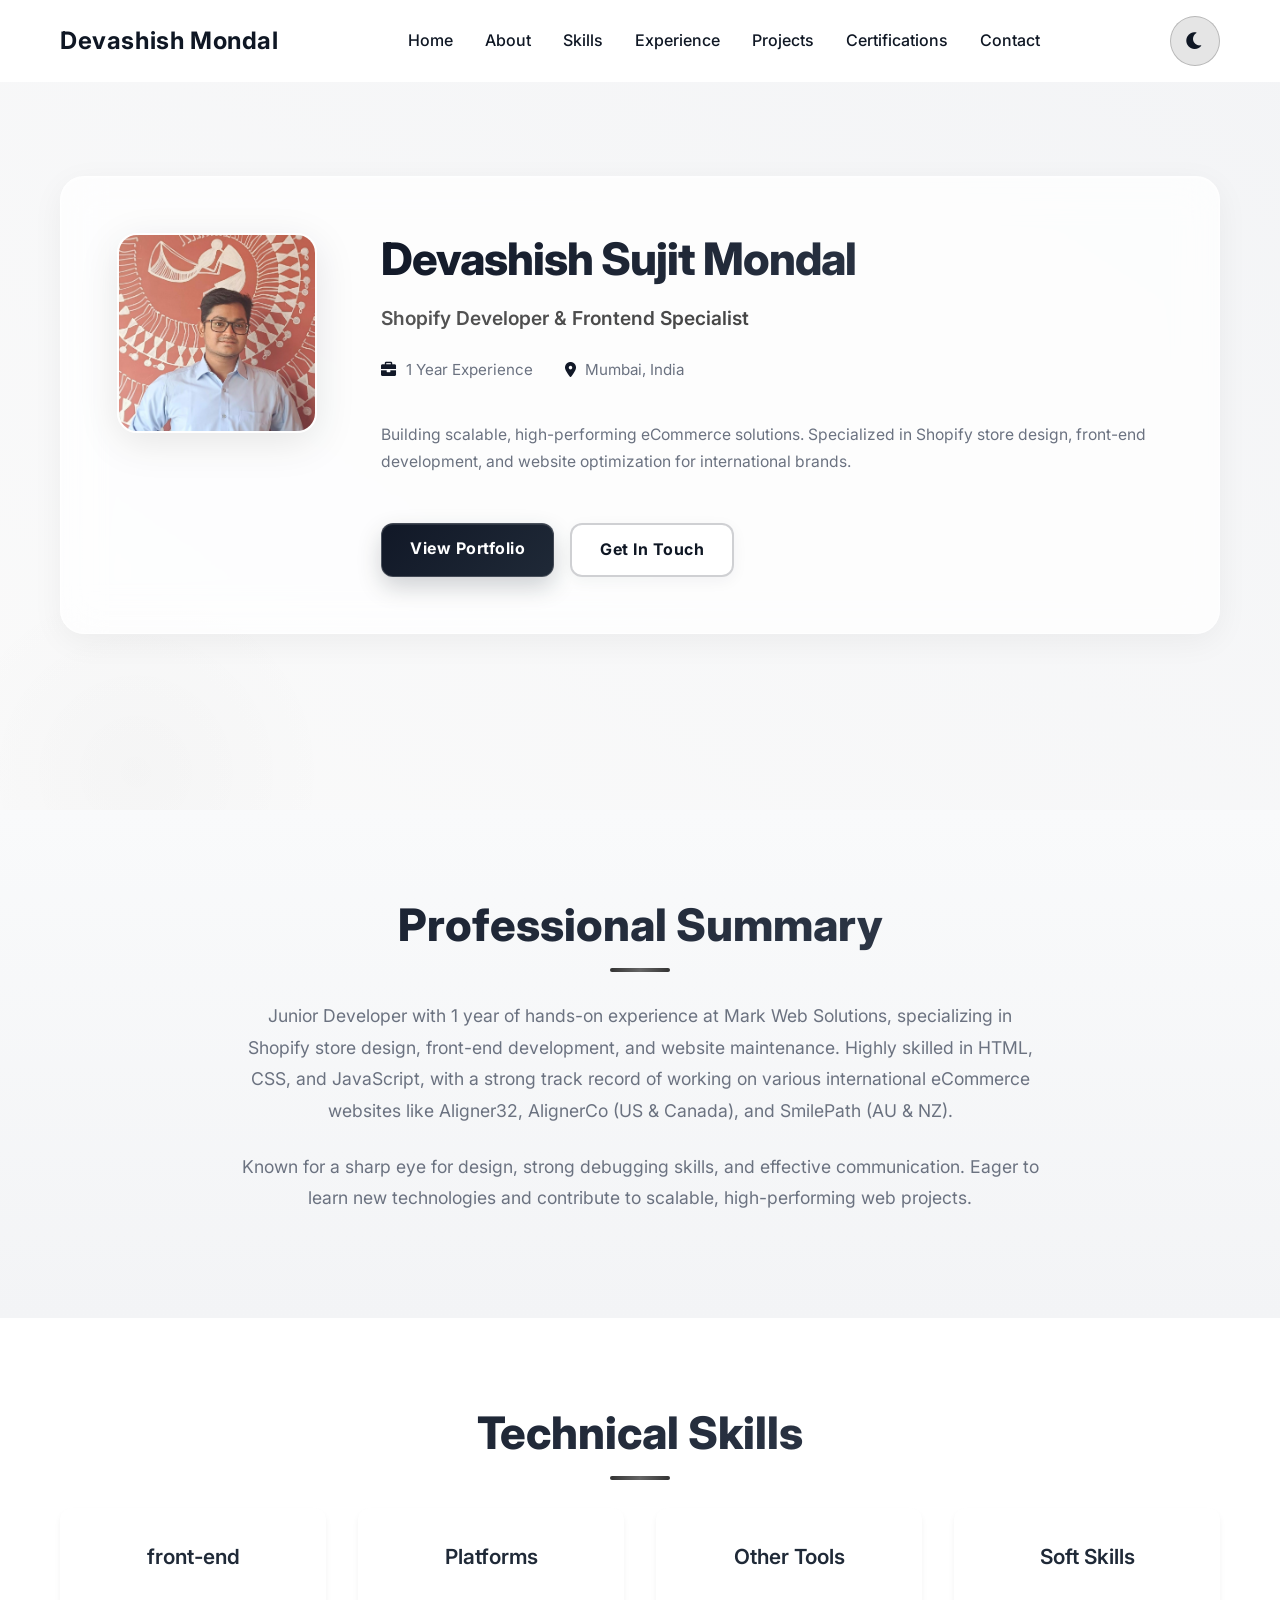
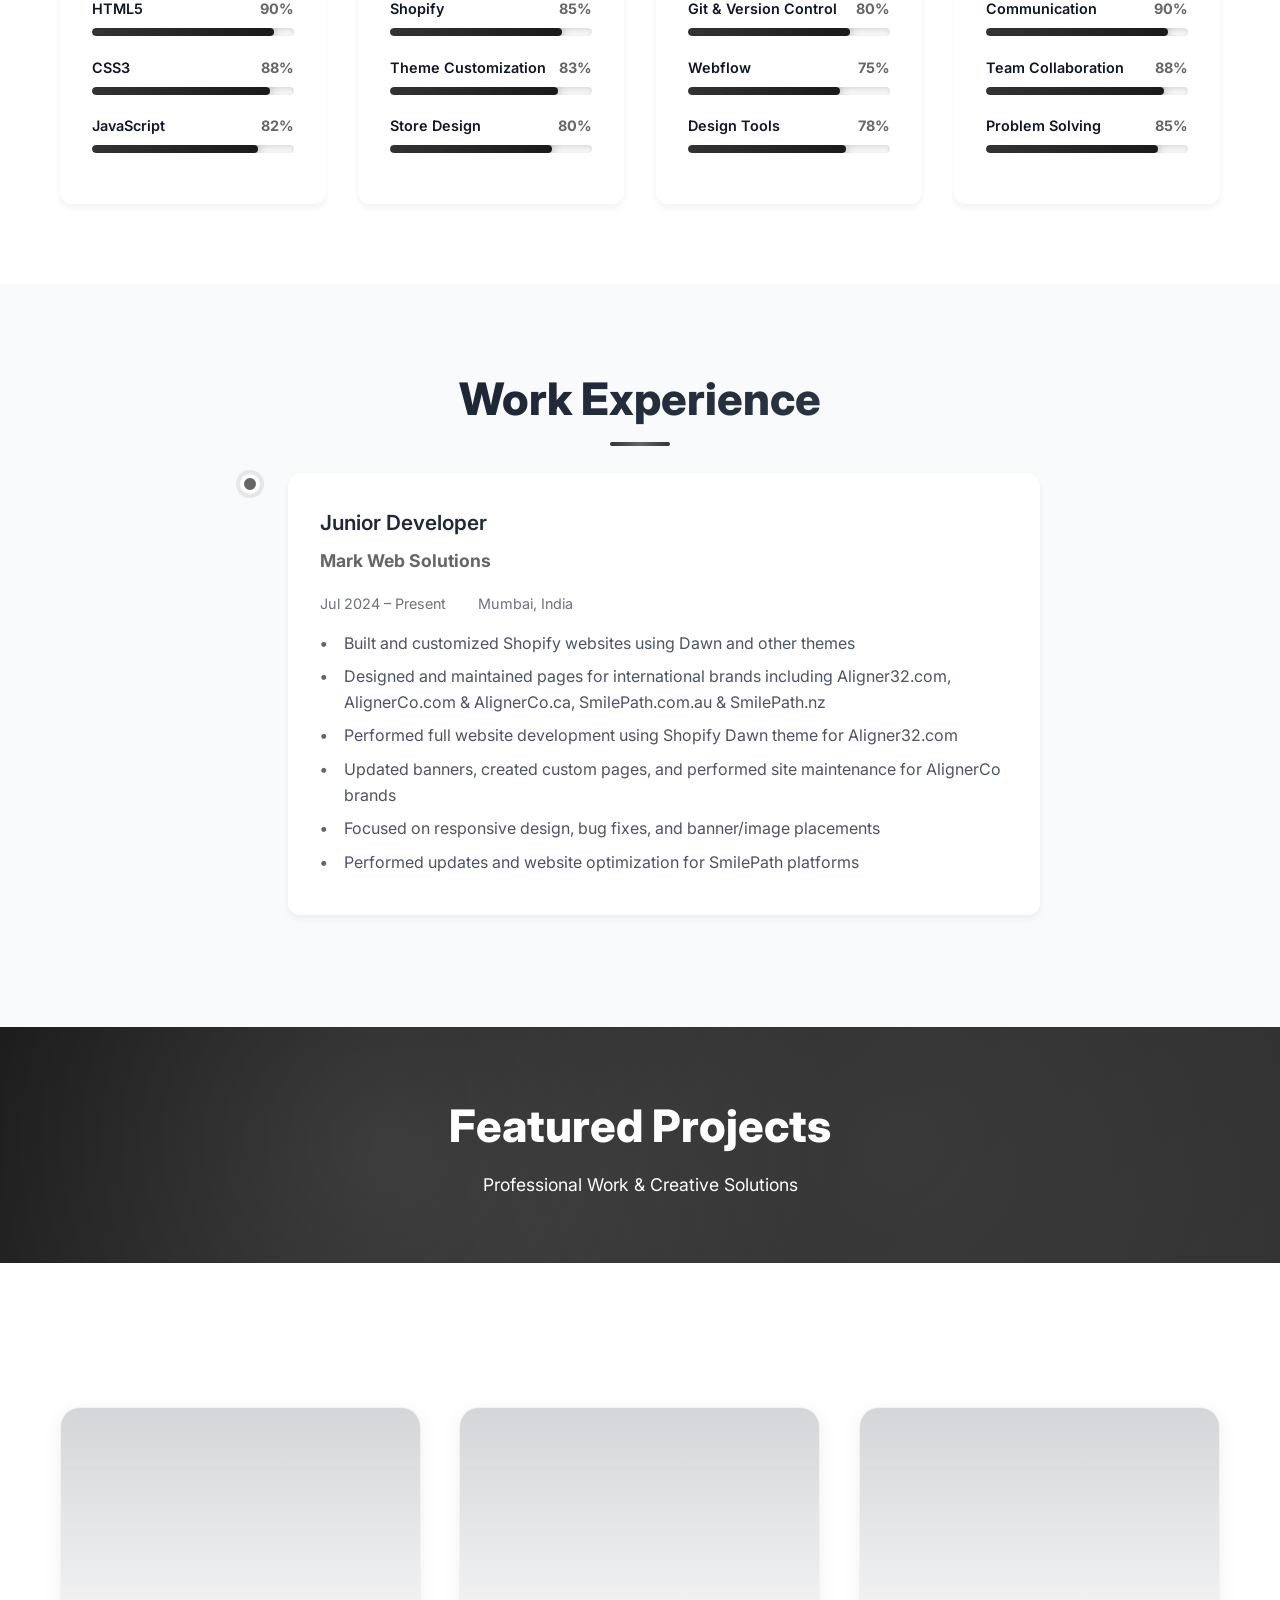
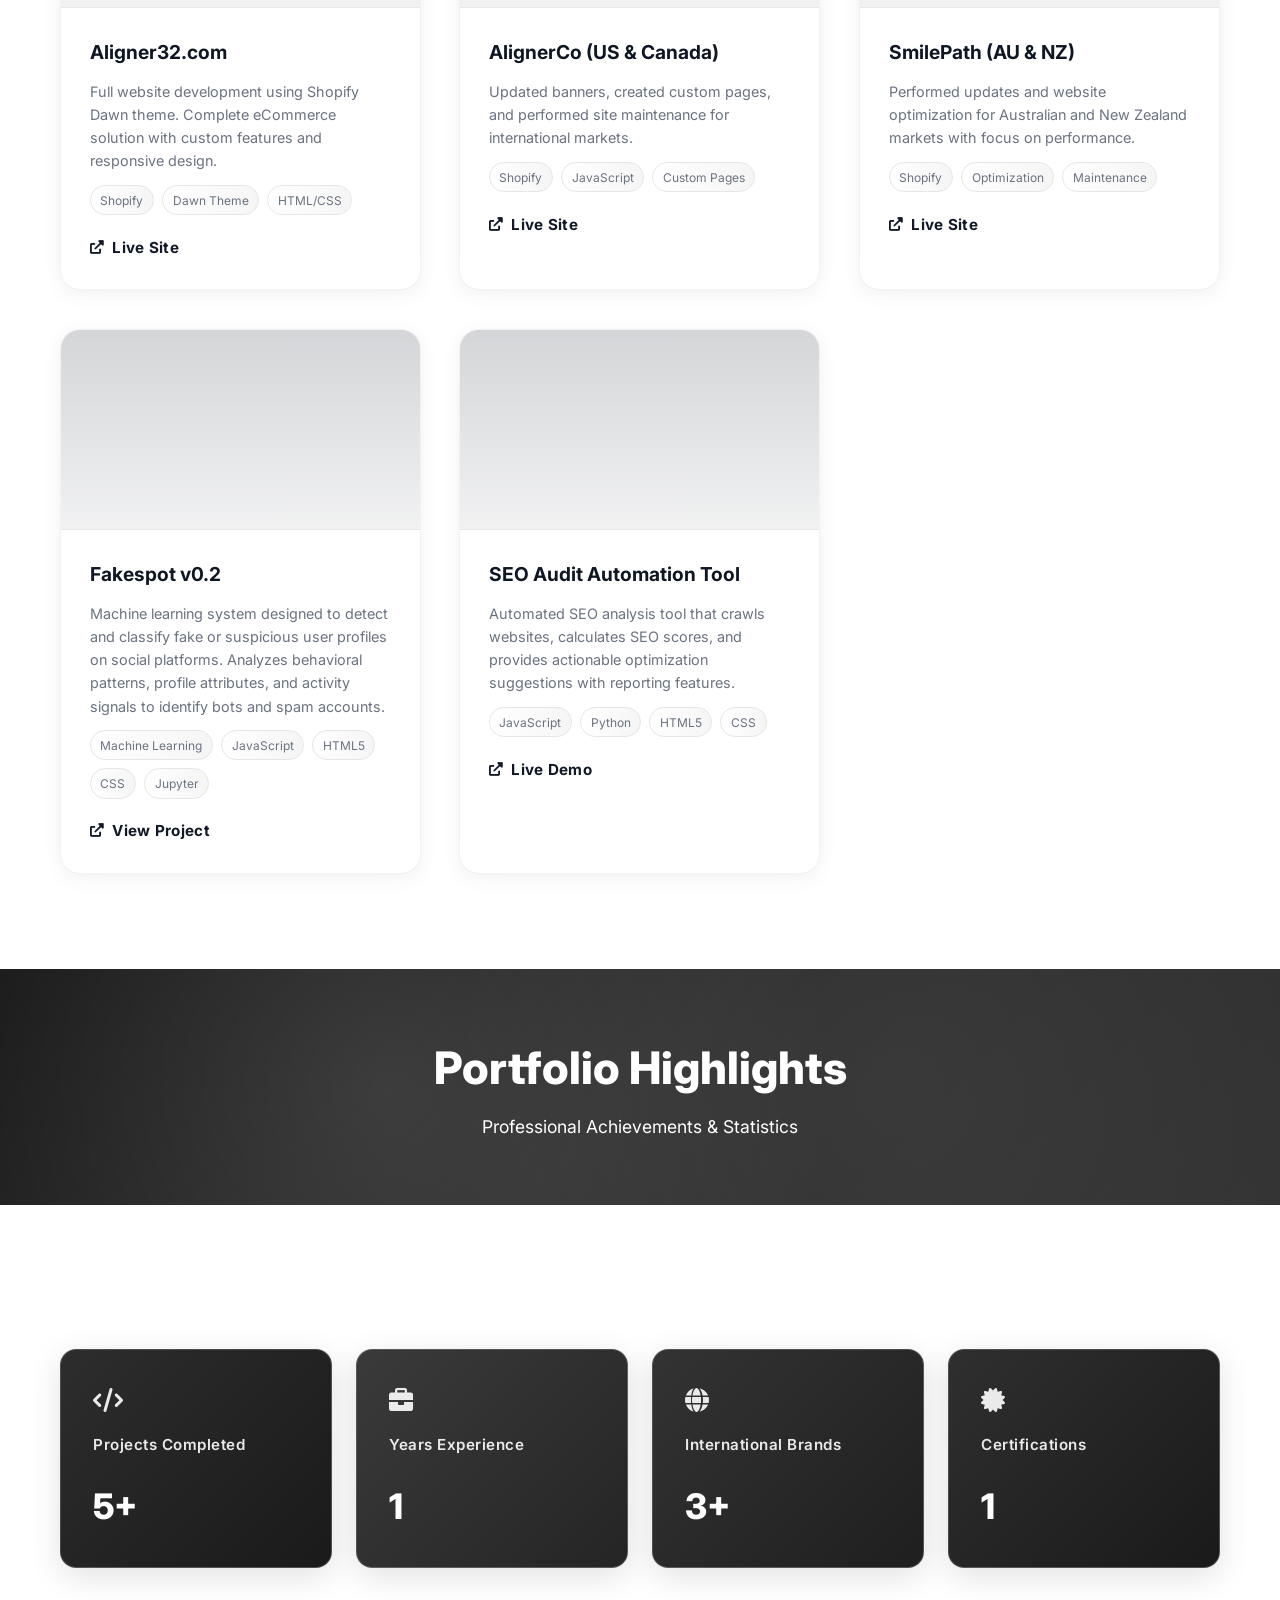
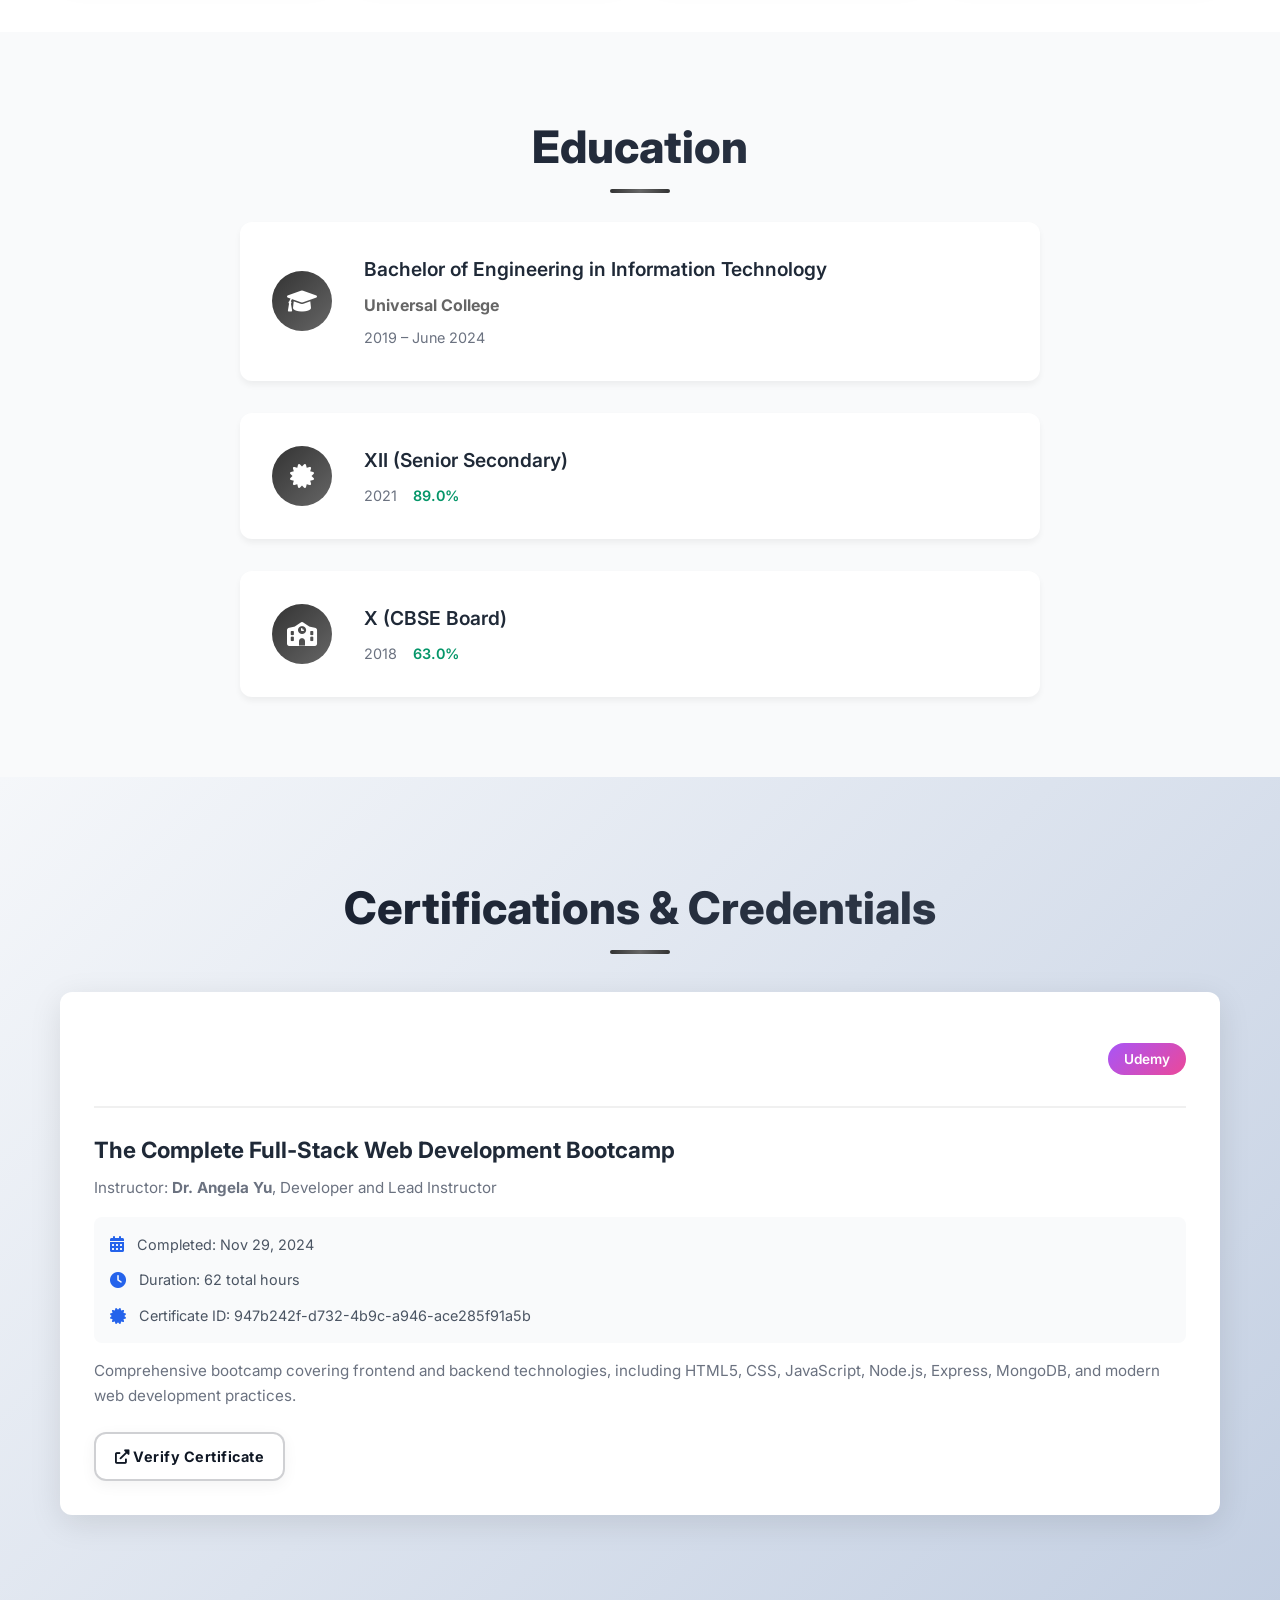
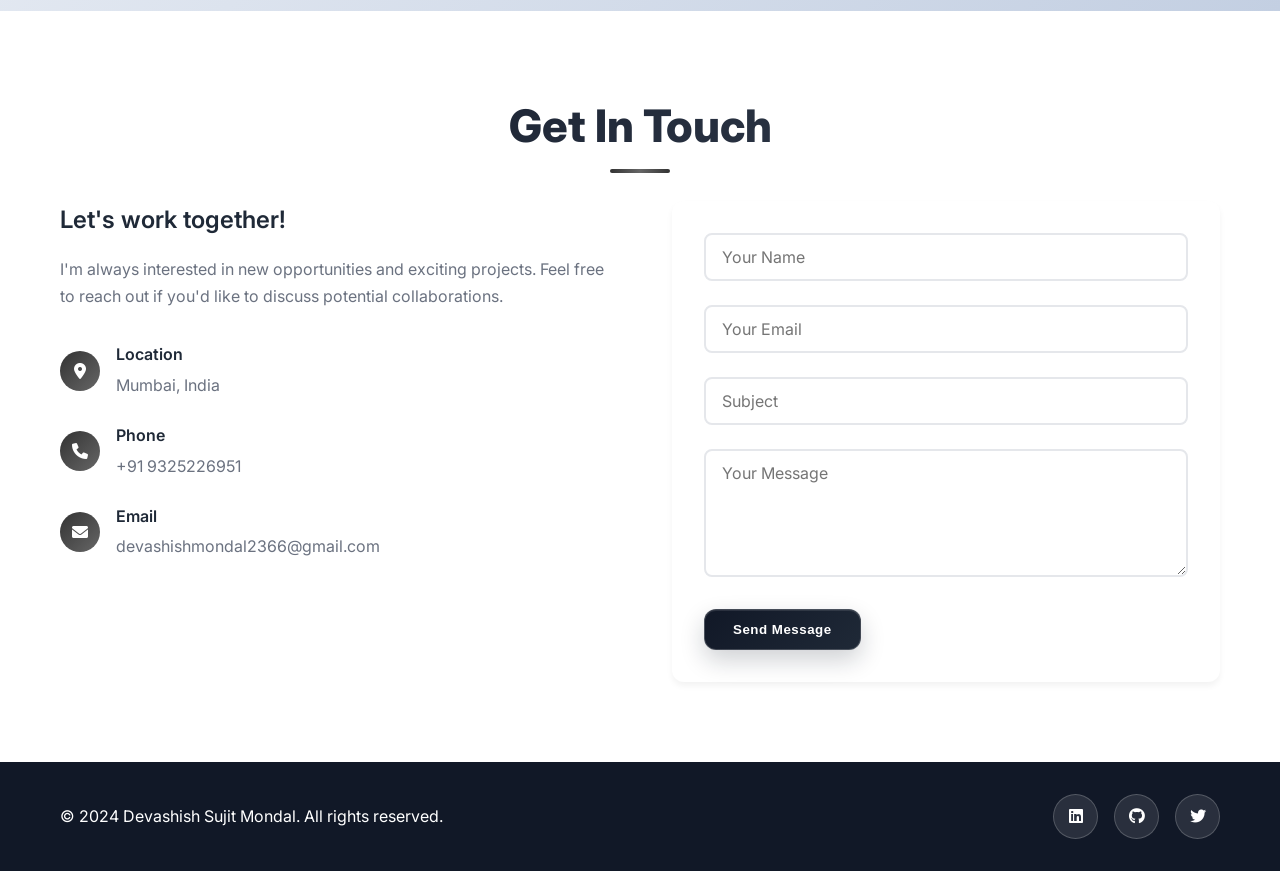
<file: Devashish-Mondal-Portfolio-main/index.html>
<!DOCTYPE html>
<html lang="en">
<head>
    <meta charset="UTF-8">
    <meta name="viewport" content="width=device-width, initial-scale=1.0">
    <title>Devashish Sujit Mondal - Shopify Developer, Frontend Specialist & Web Developer Portfolio</title>
    <link rel="stylesheet" href="style.css">
    <link href="https://fonts.googleapis.com/css2?family=Inter:wght@300;400;500;600;700&display=swap" rel="stylesheet">
        <link rel="stylesheet" href="certifications.css">
    <link rel="stylesheet" href="https://cdnjs.cloudflare.com/ajax/libs/font-awesome/6.0.0/css/all.min.css">
</head>
<body>
    <!-- Navigation -->
    <nav class="navbar">
        <div class="nav-container">
            <div class="nav-logo">
                <h2>Devashish Mondal</h2>
            </div>
            <ul class="nav-menu">
                <li class="nav-item">
                    <a href="#home" class="nav-link">Home</a>
                </li>
                <li class="nav-item">
                    <a href="#about" class="nav-link">About</a>
                </li>
                <li class="nav-item">
                    <a href="#skills" class="nav-link">Skills</a>
                </li>
                <li class="nav-item">
                    <a href="#experience" class="nav-link">Experience</a>
                </li>
                <li class="nav-item">
                    <a href="#projects" class="nav-link">Projects</a>
                </li>
                <li class="nav-item">
                    <a href="#certifications" class="nav-link">Certifications</a>
                </li>
                <li class="nav-item">
                    <a href="#contact" class="nav-link">Contact</a>
                </li>
            </ul>
            <button class="theme-toggle" id="themeToggle" aria-label="Toggle dark mode">
                <i class="fas fa-moon"></i>
            </button>
            <div class="hamburger">
                <span class="bar"></span>
                <span class="bar"></span>
                <span class="bar"></span>
            </div>
        </div>
    </nav>

    <!-- Hero Section -->
    <section id="home" class="hero">
        <div class="hero-container">
            <div class="profile-hero-card">
                <div class="profile-avatar-large">
                    <img src="Photo\Devashish.jpg" alt="Devashish Sujit Mondal - Shopify Developer and front-end Specialist">
                </div>
                <div class="hero-info">
                    <h1 class="hero-title">Devashish Sujit Mondal</h1>
                    <p class="hero-role">Shopify Developer & Frontend Specialist</p>
                    <div class="hero-meta">
                        <span class="meta-item">
                            <i class="fas fa-briefcase"></i>
                            1 Year Experience
                        </span>
                        <span class="meta-item">
                            <i class="fas fa-map-marker-alt"></i>
                            Mumbai, India
                        </span>
                    </div>
                    <p class="hero-description">
                        Building scalable, high-performing eCommerce solutions. Specialized in Shopify store design, 
                        front-end development, and website optimization for international brands.
                    </p>
                    <div class="hero-buttons">
                        <a href="#projects" class="btn btn-primary">View Portfolio</a>
                        <a href="#contact" class="btn btn-secondary">Get In Touch</a>
                    </div>
                </div>
            </div>
        </div>
    </section>

    <!-- About Section -->
    <section id="about" class="about">
        <div class="container">
            <h2 class="section-title">Professional Summary</h2>
            <div class="about-content">
                <p>
                    Junior Developer with 1 year of hands-on experience at Mark Web Solutions, specializing in 
                    Shopify store design, front-end development, and website maintenance. Highly skilled in HTML, 
                    CSS, and JavaScript, with a strong track record of working on various international eCommerce 
                    websites like Aligner32, AlignerCo (US & Canada), and SmilePath (AU & NZ).
                </p>
                <p>
                    Known for a sharp eye for design, strong debugging skills, and effective communication. 
                    Eager to learn new technologies and contribute to scalable, high-performing web projects.
                </p>
            </div>
        </div>
    </section>

    <!-- Skills Section -->
    <section id="skills" class="skills">
        <div class="container">
            <h2 class="section-title">Technical Skills</h2>
            <div class="skills-grid">
                <div class="skill-category">
                    <h3>front-end</h3>
                    <div class="skill-progress-container">
                        <div class="skill-progress-item">
                            <div class="skill-progress-label">
                                <span>HTML5</span>
                                <span class="skill-percentage">90%</span>
                            </div>
                            <div class="skill-progress-bar">
                                <div class="skill-progress-fill" style="--progress-width: 90%"></div>
                            </div>
                        </div>
                        <div class="skill-progress-item">
                            <div class="skill-progress-label">
                                <span>CSS3</span>
                                <span class="skill-percentage">88%</span>
                            </div>
                            <div class="skill-progress-bar">
                                <div class="skill-progress-fill" style="--progress-width: 88%"></div>
                            </div>
                        </div>
                        <div class="skill-progress-item">
                            <div class="skill-progress-label">
                                <span>JavaScript</span>
                                <span class="skill-percentage">82%</span>
                            </div>
                            <div class="skill-progress-bar">
                                <div class="skill-progress-fill" style="--progress-width: 82%"></div>
                            </div>
                        </div>
                    </div>
                </div>
                <div class="skill-category">
                    <h3>Platforms</h3>
                    <div class="skill-progress-container">
                        <div class="skill-progress-item">
                            <div class="skill-progress-label">
                                <span>Shopify</span>
                                <span class="skill-percentage">85%</span>
                            </div>
                            <div class="skill-progress-bar">
                                <div class="skill-progress-fill" style="--progress-width: 85%"></div>
                            </div>
                        </div>
                        <div class="skill-progress-item">
                            <div class="skill-progress-label">
                                <span>Theme Customization</span>
                                <span class="skill-percentage">83%</span>
                            </div>
                            <div class="skill-progress-bar">
                                <div class="skill-progress-fill" style="--progress-width: 83%"></div>
                            </div>
                        </div>
                        <div class="skill-progress-item">
                            <div class="skill-progress-label">
                                <span>Store Design</span>
                                <span class="skill-percentage">80%</span>
                            </div>
                            <div class="skill-progress-bar">
                                <div class="skill-progress-fill" style="--progress-width: 80%"></div>
                            </div>
                        </div>
                    </div>
                </div>
                <div class="skill-category">
                    <h3>Other Tools</h3>
                    <div class="skill-progress-container">
                        <div class="skill-progress-item">
                            <div class="skill-progress-label">
                                <span>Git & Version Control</span>
                                <span class="skill-percentage">80%</span>
                            </div>
                            <div class="skill-progress-bar">
                                <div class="skill-progress-fill" style="--progress-width: 80%"></div>
                            </div>
                        </div>
                        <div class="skill-progress-item">
                            <div class="skill-progress-label">
                                <span>Webflow</span>
                                <span class="skill-percentage">75%</span>
                            </div>
                            <div class="skill-progress-bar">
                                <div class="skill-progress-fill" style="--progress-width: 75%"></div>
                            </div>
                        </div>
                        <div class="skill-progress-item">
                            <div class="skill-progress-label">
                                <span>Design Tools</span>
                                <span class="skill-percentage">78%</span>
                            </div>
                            <div class="skill-progress-bar">
                                <div class="skill-progress-fill" style="--progress-width: 78%"></div>
                            </div>
                        </div>
                    </div>
                </div>
                <div class="skill-category">
                    <h3>Soft Skills</h3>
                    <div class="skill-progress-container">
                        <div class="skill-progress-item">
                            <div class="skill-progress-label">
                                <span>Communication</span>
                                <span class="skill-percentage">90%</span>
                            </div>
                            <div class="skill-progress-bar">
                                <div class="skill-progress-fill" style="--progress-width: 90%"></div>
                            </div>
                        </div>
                        <div class="skill-progress-item">
                            <div class="skill-progress-label">
                                <span>Team Collaboration</span>
                                <span class="skill-percentage">88%</span>
                            </div>
                            <div class="skill-progress-bar">
                                <div class="skill-progress-fill" style="--progress-width: 88%"></div>
                            </div>
                        </div>
                        <div class="skill-progress-item">
                            <div class="skill-progress-label">
                                <span>Problem Solving</span>
                                <span class="skill-percentage">85%</span>
                            </div>
                            <div class="skill-progress-bar">
                                <div class="skill-progress-fill" style="--progress-width: 85%"></div>
                            </div>
                        </div>
                    </div>
                </div>
            </div>
        </div>
    </section>

    <!-- Experience Section -->
    <section id="experience" class="experience">
        <div class="container">
            <h2 class="section-title">Work Experience</h2>
            <div class="experience-timeline">
                <div class="timeline-item">
                    <div class="timeline-dot"></div>
                    <div class="timeline-content">
                        <h3>Junior Developer</h3>
                        <h4>Mark Web Solutions</h4>
                        <div class="timeline-meta">
                            <span class="date">Jul 2024 – Present</span>
                            <span class="location">Mumbai, India</span>
                        </div>
                        <ul class="timeline-description">
                            <li>Built and customized Shopify websites using Dawn and other themes</li>
                            <li>Designed and maintained pages for international brands including Aligner32.com, AlignerCo.com & AlignerCo.ca, SmilePath.com.au & SmilePath.nz</li>
                            <li>Performed full website development using Shopify Dawn theme for Aligner32.com</li>
                            <li>Updated banners, created custom pages, and performed site maintenance for AlignerCo brands</li>
                            <li>Focused on responsive design, bug fixes, and banner/image placements</li>
                            <li>Performed updates and website optimization for SmilePath platforms</li>
                        </ul>
                    </div>
                </div>
            </div>
        </div>
    </section>

    <!-- Projects Section Header -->
    <div class="section-header">
        <h2>Featured Projects</h2>
        <p>Professional Work & Creative Solutions</p>
    </div>

    <!-- Projects Section -->
    <section id="projects" class="projects">
        <div class="container">
            <div class="projects-grid">
                <div class="project-card">
                    <div class="project-image" style="background-image: linear-gradient(rgba(17,24,39,0.18), rgba(17,24,39,0.06)), url('https://s.wordpress.com/mshots/v1/https://aligner32.com?w=1200');">
                    </div>
                    <div class="project-content">
                        <h3>Aligner32.com</h3>
                        <p>Full website development using Shopify Dawn theme. Complete eCommerce solution with custom features and responsive design.</p>
                        <div class="project-tech">
                            <span class="tech-tag">Shopify</span>
                            <span class="tech-tag">Dawn Theme</span>
                            <span class="tech-tag">HTML/CSS</span>
                        </div>
                        <div class="project-links">
                            <a href="https://aligner32.com/" class="project-link">
                                <i class="fas fa-external-link-alt"></i>
                                Live Site
                            </a>
                        </div>
                    </div>
                </div>
                <div class="project-card">
                    <div class="project-image" style="background-image: linear-gradient(rgba(17,24,39,0.18), rgba(17,24,39,0.06)), url('https://s.wordpress.com/mshots/v1/https://alignerco.com?w=1200');">
                    </div>
                    <div class="project-content">
                        <h3>AlignerCo (US & Canada)</h3>
                        <p>Updated banners, created custom pages, and performed site maintenance for international markets.</p>
                        <div class="project-tech">
                            <span class="tech-tag">Shopify</span>
                            <span class="tech-tag">JavaScript</span>
                            <span class="tech-tag">Custom Pages</span>
                        </div>
                        <div class="project-links">
                            <a href="https://alignerco.com/" class="project-link">
                                <i class="fas fa-external-link-alt"></i>
                                Live Site
                            </a>
                        </div>
                    </div>
                </div>
                <div class="project-card">
                    <div class="project-image" style="background-image: linear-gradient(rgba(17,24,39,0.18), rgba(17,24,39,0.06)), url('https://s.wordpress.com/mshots/v1/https://smilepath.com.au?w=1200');">
                    </div>
                    <div class="project-content">
                        <h3>SmilePath (AU & NZ)</h3>
                        <p>Performed updates and website optimization for Australian and New Zealand markets with focus on performance.</p>
                        <div class="project-tech">
                            <span class="tech-tag">Shopify</span>
                            <span class="tech-tag">Optimization</span>
                            <span class="tech-tag">Maintenance</span>
                        </div>
                        <div class="project-links">
                            <a href="https://smilepath.com.au/" class="project-link">
                                <i class="fas fa-external-link-alt"></i>
                                Live Site
                            </a>
                        </div>
                    </div>
                </div>
                <div class="project-card">
                    <div class="project-image" style="background-image: linear-gradient(rgba(17,24,39,0.18), rgba(17,24,39,0.06)), url('https://s.wordpress.com/mshots/v1/https://fakespotv-02-1--devashish18.replit.app/prediction?w=1200');">
                    </div>
                    <div class="project-content">
                        <h3>Fakespot v0.2</h3>
                        <p>Machine learning system designed to detect and classify fake or suspicious user profiles on social platforms. Analyzes behavioral patterns, profile attributes, and activity signals to identify bots and spam accounts.</p>
                        <div class="project-tech">
                            <span class="tech-tag">Machine Learning</span>
                            <span class="tech-tag">JavaScript</span>
                            <span class="tech-tag">HTML5</span>
                            <span class="tech-tag">CSS</span>
                            <span class="tech-tag">Jupyter</span>
                        </div>
                        <div class="project-links">
                            <a href="https://fakespotv-02-1--devashish18.replit.app/prediction" class="project-link">
                                <i class="fas fa-external-link-alt"></i>
                                View Project
                            </a>
                        </div>
                    </div>
                </div>
                <div class="project-card">
                    <div class="project-image" style="background-image: linear-gradient(rgba(17,24,39,0.18), rgba(17,24,39,0.06)), url('https://s.wordpress.com/mshots/v1/https://devashish-18.github.io/SEO-Audit-Automation-Tool/?w=1200');">
                    </div>
                    <div class="project-content">
                        <h3>SEO Audit Automation Tool</h3>
                        <p>Automated SEO analysis tool that crawls websites, calculates SEO scores, and provides actionable optimization suggestions with reporting features.</p>
                        <div class="project-tech">
                            <span class="tech-tag">JavaScript</span>
                            <span class="tech-tag">Python</span>
                            <span class="tech-tag">HTML5</span>
                            <span class="tech-tag">CSS</span>
                        </div>
                        <div class="project-links">
                            <a href="https://devashish-18.github.io/SEO-Audit-Automation-Tool/" class="project-link">
                                <i class="fas fa-external-link-alt"></i>
                                Live Demo
                            </a>
                        </div>
                    </div>
                </div>
            </div>
        </div>
    </section>

    <!-- Portfolio Stats Section -->
    <div class="section-header">
        <h2>Portfolio Highlights</h2>
        <p>Professional Achievements & Statistics</p>
    </div>

    <section class="portfolio-stats">
        <div class="container">
            <div class="metrics-grid">
                <div class="metric-card">
                    <div class="metric-icon">
                        <i class="fas fa-code"></i>
                    </div>
                    <div class="metric-label">Projects Completed</div>
                    <div class="metric-value">5+</div>
                </div>
                <div class="metric-card">
                    <div class="metric-icon">
                        <i class="fas fa-briefcase"></i>
                    </div>
                    <div class="metric-label">Years Experience</div>
                    <div class="metric-value">1</div>
                </div>
                <div class="metric-card">
                    <div class="metric-icon">
                        <i class="fas fa-globe"></i>
                    </div>
                    <div class="metric-label">International Brands</div>
                    <div class="metric-value">3+</div>
                </div>
                <div class="metric-card">
                    <div class="metric-icon">
                        <i class="fas fa-certificate"></i>
                    </div>
                    <div class="metric-label">Certifications</div>
                    <div class="metric-value">1</div>
                </div>
            </div>
        </div>
    </section>

    <!-- Education Section -->
    <section id="education" class="education">
        <div class="container">
            <h2 class="section-title">Education</h2>
            <div class="education-grid">
                <div class="education-item">
                    <div class="education-icon">
                        <i class="fas fa-graduation-cap"></i>
                    </div>
                    <div class="education-content">
                        <h3>Bachelor of Engineering in Information Technology</h3>
                        <h4>Universal College</h4>
                        <div class="education-meta">
                            <span class="date">2019 – June 2024</span>
                        </div>
                    </div>
                </div>
                <div class="education-item">
                    <div class="education-icon">
                        <i class="fas fa-certificate"></i>
                    </div>
                    <div class="education-content">
                        <h3>XII (Senior Secondary)</h3>
                        <div class="education-meta">
                            <span class="date">2021</span>
                            <span class="grade">89.0%</span>
                        </div>
                    </div>
                </div>
                <div class="education-item">
                    <div class="education-icon">
                        <i class="fas fa-school"></i>
                    </div>
                    <div class="education-content">
                        <h3>X (CBSE Board)</h3>
                        <div class="education-meta">
                            <span class="date">2018</span>
                            <span class="grade">63.0%</span>
                        </div>
                    </div>
                </div>
            </div>
        </div>
    </section>

    <!-- Certifications Section -->
    <section id="certifications" class="certifications">
        <div class="container">
            <h2 class="section-title">Certifications & Credentials</h2>
            <div class="certifications-grid">
                <div class="certification-card">
                    <div class="certification-header">
                        <div class="certification-icon">
                            <i class="fab fa-udemy"></i>
                        </div>
                        <div class="certification-platform">
                            <span class="platform-badge">Udemy</span>
                        </div>
                    </div>
                    <div class="certification-content">
                        <h3>The Complete Full-Stack Web Development Bootcamp</h3>
                        <p class="instructor">Instructor: <strong>Dr. Angela Yu</strong>, Developer and Lead Instructor</p>
                        <div class="certification-details">
                            <div class="detail-item">
                                <i class="fas fa-calendar-alt"></i>
                                <span>Completed: Nov 29, 2024</span>
                            </div>
                            <div class="detail-item">
                                <i class="fas fa-clock"></i>
                                <span>Duration: 62 total hours</span>
                            </div>
                            <div class="detail-item">
                                <i class="fas fa-certificate"></i>
                                <span>Certificate ID: 947b242f-d732-4b9c-a946-ace285f91a5b</span>
                            </div>
                        </div>
                        <p class="certification-description">
                            Comprehensive bootcamp covering frontend and backend technologies, including HTML5, CSS, JavaScript, Node.js, Express, MongoDB, and modern web development practices.
                        </p>
                        <div class="certification-links">
                            <a href="https://www.udemy.com/certificate/UC-947b242f-d732-4b9c-a946-ace285f91a5b/" class="btn btn-secondary btn-small">
                                <i class="fas fa-external-link-alt"></i>
                                Verify Certificate
                            </a>
                        </div>
                    </div>
                </div>
            </div>
        </div>
    </section>

    <!-- Contact Section -->
    <section id="contact" class="contact">
        <div class="container">
            <h2 class="section-title">Get In Touch</h2>
            <div class="contact-content">
                <div class="contact-info">
                    <h3>Let's work together!</h3>
                    <p>I'm always interested in new opportunities and exciting projects. Feel free to reach out if you'd like to discuss potential collaborations.</p>
                    <div class="contact-details">
                        <div class="contact-detail">
                            <i class="fas fa-map-marker-alt"></i>
                            <div>
                                <h4>Location</h4>
                                <p>Mumbai, India</p>
                            </div>
                        </div>
                        <div class="contact-detail">
                            <i class="fas fa-phone"></i>
                            <div>
                                <h4>Phone</h4>
                                <p>+91 9325226951</p>
                            </div>
                        </div>
                        <div class="contact-detail">
                            <i class="fas fa-envelope"></i>
                            <div>
                                <h4>Email</h4>
                                <p>devashishmondal2366@gmail.com</p>
                            </div>
                        </div>
                    </div>
                </div>
                <div class="contact-form">
                    <form id="contactForm" action="https://formspree.io/f/YOUR_FORMSPREE_ID" method="POST">
                        <div class="form-group">
                            <input type="text" name="name" placeholder="Your Name" required>
                        </div>
                        <div class="form-group">
                            <input type="email" name="email" placeholder="Your Email" required>
                        </div>
                        <div class="form-group">
                            <input type="text" name="subject" placeholder="Subject" required>
                        </div>
                        <div class="form-group">
                            <textarea name="message" placeholder="Your Message" rows="5" required></textarea>
                        </div>
                        <button type="submit" class="btn btn-primary">Send Message</button>
                    </form>
                </div>
            </div>
        </div>
    </section>

    <!-- Footer -->
    <footer class="footer">
        <div class="container">
            <div class="footer-content">
                <p>&copy; 2024 Devashish Sujit Mondal. All rights reserved.</p>
                <div class="social-links">
                    <a href="https://www.linkedin.com/in/devashish-mondal-406a86211" class="social-link">
                        <i class="fab fa-linkedin"></i>
                    </a>
                    <a href="https://github.com/Devashish-18" class="social-link">
                        <i class="fab fa-github"></i>
                    </a>
                    <a href="https://x.com/DEVASHISHM18" class="social-link">
                        <i class="fab fa-twitter"></i>
                    </a>
                </div>
            </div>
        </div>
    </footer>

    <script src="app.js"></script>
</body>
</html>
</file>
<file: Devashish-Mondal-Portfolio-main/style.css>
/* Reset and Base Styles */
* {
    margin: 0;
    padding: 0;
    box-sizing: border-box;
}

:root{
    --bg: #ffffff;
    --surface: #f5f5f6;
    --text: #0f1724;
    --muted: #6b7280;
    --border: #e6e6e6;
    --accent: #111827;
    --primary: #667eea;
    --secondary: #764ba2;
    --success: #10b981;
    --warning: #f59e0b;
    --error: #ef4444;
    --shadow-light: rgba(0, 0, 0, 0.1);
    --shadow-dark: rgba(0, 0, 0, 0.3);
    --transition: all 0.3s cubic-bezier(0.4, 0, 0.2, 1);
}

body.dark-mode {
    --bg: #0f1724;
    --surface: #1a202c;
    --text: #f9fafb;
    --muted: #9ca3af;
    --border: #374151;
    --accent: #f3f4f6;
    --primary: #818cf8;
    --secondary: #a78bfa;
    --success: #34d399;
    --warning: #fbbf24;
    --error: #f87171;
    --shadow-light: rgba(0, 0, 0, 0.3);
    --shadow-dark: rgba(0, 0, 0, 0.6);
}

body.dark-mode .navbar {
    background: rgba(15, 23, 36, 0.95) !important;
    border-bottom: 1px solid var(--border);
}

body.dark-mode .section-header {
    background: #1a1a1a;
    border-top: 3px solid #333333;
    border-bottom: 3px solid #333333;
}

body.dark-mode .profile-hero-card {
    background: rgba(26, 32, 44, 0.75) !important;
    border-color: rgba(255, 255, 255, 0.1) !important;
}

body.dark-mode .project-card,
body.dark-mode .skill-category,
body.dark-mode .education-item,
body.dark-mode .timeline-item {
    background: var(--surface) !important;
    border-color: var(--border) !important;
}

body.dark-mode .btn-secondary {
    background: rgba(249, 250, 251, 0.1);
    border-color: rgba(249, 250, 251, 0.2);
}

body.dark-mode .btn-secondary:hover {
    background: rgba(249, 250, 251, 0.15);
    border-color: #666666;
}

body.dark-mode .contact-form {
    background: var(--surface);
}

body.dark-mode .form-group input,
body.dark-mode .form-group textarea {
    background: #111827;
    border-color: var(--border);
    color: var(--text);
}

body.dark-mode .footer {
    background: #0a0f1a;
}

/* Dark Mode Toggle Button */
.theme-toggle {
    width: 50px;
    height: 50px;
    border: none;
    border-radius: 50%;
    background: rgba(0, 0, 0, 0.1);
    color: var(--text);
    cursor: pointer;
    display: flex;
    align-items: center;
    justify-content: center;
    font-size: 1.2rem;
    transition: all 0.4s cubic-bezier(0.23, 1, 0.320, 1);
    border: 1px solid rgba(0, 0, 0, 0.2);
}

.theme-toggle:hover {
    background: #333333;
    color: white;
    transform: scale(1.1) rotate(20deg);
    box-shadow: 0 8px 24px rgba(0, 0, 0, 0.3);
}

.theme-toggle:active {
    transform: scale(0.95);
}

.theme-toggle i {
    transition: transform 0.6s ease;
}

.theme-toggle:hover i {
    transform: rotate(360deg);
}

body {
    font-family: 'Inter', sans-serif;
    line-height: 1.6;
    color: var(--text);
    background: var(--bg);
    -webkit-font-smoothing:antialiased;
    -moz-osx-font-smoothing:grayscale;
    overflow-x: hidden;
}

.container {
    max-width: 1200px;
    margin: 0 auto;
    padding: 0 20px;
}

/* Navigation */
.navbar {
    position: fixed;
    top: 0;
    width: 100%;
    background: rgba(255, 255, 255, 0.95);
    backdrop-filter: blur(10px);
    z-index: 1000;
    padding: 1rem 0;
    transition: all 0.3s ease;
}

.nav-container {
    max-width: 1200px;
    margin: 0 auto;
    padding: 0 20px;
    display: flex;
    justify-content: space-between;
    align-items: center;
    gap: 1rem;
}

.nav-logo h2 {
    color: var(--text);
    font-weight: 700;
    letter-spacing: 0.6px;
}

.nav-menu {
    display: flex;
    list-style: none;
    gap: 2rem;
}

.nav-link {
    text-decoration: none;
    color: var(--text);
    font-weight: 500;
    transition: all 0.3s cubic-bezier(0.23, 1, 0.320, 1);
    position: relative;
}

.nav-link:hover {
    color: var(--accent);
}

.nav-link::after {
    content: '';
    position: absolute;
    width: 0;
    height: 2px;
    bottom: -6px;
    left: 0;
    background-color: var(--accent);
    transition: width 0.3s cubic-bezier(0.23, 1, 0.320, 1);
}

.nav-link:hover::after {
    width: 100%;
}

.hamburger {
    display: none;
    flex-direction: column;
    cursor: pointer;
}

.bar {
    width: 25px;
    height: 3px;
    background-color: #333;
    margin: 3px 0;
    transition: 0.3s;
}

/* Hero Section */
.hero {
    min-height: 90vh;
    display: flex;
    align-items: center;
    justify-content: center;
    background: linear-gradient(135deg, #ffffff 0%, #f5f5f5 50%, #ffffff 100%);
    color: var(--text);
    position: relative;
    overflow: hidden;
    padding: 6rem 0;
}

.hero::before {
    content: '';
    position: absolute;
    top: -50%;
    right: -10%;
    width: 500px;
    height: 500px;
    background: radial-gradient(circle, rgba(0, 0, 0, 0.03) 0%, transparent 70%);
    border-radius: 50%;
    animation: float 20s ease-in-out infinite;
}

.hero::after {
    content: '';
    position: absolute;
    bottom: -20%;
    left: -5%;
    width: 400px;
    height: 400px;
    background: radial-gradient(circle, rgba(0, 0, 0, 0.02) 0%, transparent 70%);
    border-radius: 50%;
    animation: float 25s ease-in-out infinite reverse;
}

@keyframes float {
    0%, 100% { transform: translateY(0px); }
    50% { transform: translateY(30px); }
}

.hero-container {
    max-width: 1200px;
    margin: 0 auto;
    padding: 0 20px;
    display: flex;
    width: 100%;
}

.profile-hero-card {
    display: flex;
    align-items: flex-start;
    gap: 4rem;
    background: rgba(255, 255, 255, 0.75);
    backdrop-filter: blur(20px);
    padding: 3.5rem;
    border-radius: 24px;
    box-shadow: 0 8px 32px rgba(0, 0, 0, 0.05), inset 0 1px 1px rgba(255, 255, 255, 0.5);
    border: 1px solid rgba(255, 255, 255, 0.6);
    width: 100%;
    animation: slideUp 0.8s cubic-bezier(0.23, 1, 0.320, 1) both;
    position: relative;
    z-index: 2;
}

@keyframes slideUp {
    from {
        opacity: 0;
        transform: translateY(40px);
    }
    to {
        opacity: 1;
        transform: translateY(0);
    }
}

.profile-avatar-large {
    flex-shrink: 0;
}

.profile-avatar-large img {
    width: 200px;
    height: 200px;
    border-radius: 20px;
    object-fit: cover;
    display: block;
    box-shadow: 0 10px 40px rgba(0,0,0,0.1), 0 0 0 1px rgba(255,255,255,0.8) inset;
    animation: slideInLeft 0.8s cubic-bezier(0.23, 1, 0.320, 1) 0.2s both;
    transition: all 0.5s cubic-bezier(0.23, 1, 0.320, 1);
    border: 2px solid rgba(255, 255, 255, 0.4);
}

.profile-avatar-large img:hover {
    transform: translateY(-12px) scale(1.02);
    box-shadow: 0 15px 50px rgba(0,0,0,0.15), 0 0 0 1px rgba(255,255,255,0.8) inset;
}

.hero-info {
    flex: 1;
    display: flex;
    flex-direction: column;
    gap: 1rem;
}

.hero-title {
    font-size: 2.8rem;
    font-weight: 800;
    background: linear-gradient(135deg, #111827 0%, #374151 100%);
    -webkit-background-clip: text;
    -webkit-text-fill-color: transparent;
    background-clip: text;
    letter-spacing: -1px;
    line-height: 1.2;
    animation: slideUp 0.8s cubic-bezier(0.23, 1, 0.320, 1) 0.1s both;
}

.hero-role {
    font-size: 1.2rem;
    font-weight: 600;
    background: linear-gradient(135deg, #555555 0%, #333333 100%);
    -webkit-background-clip: text;
    -webkit-text-fill-color: transparent;
    background-clip: text;
    animation: slideUp 0.8s cubic-bezier(0.23, 1, 0.320, 1) 0.15s both;
}

.hero-meta {
    display: flex;
    gap: 2rem;
    flex-wrap: wrap;
    margin: 0.5rem 0 1rem;
}

.meta-item {
    display: flex;
    align-items: center;
    gap: 0.6rem;
    color: var(--muted);
    font-size: 0.95rem;
}

.meta-item i {
    color: var(--accent);
}

.hero-description {
    color: var(--muted);
    line-height: 1.7;
    font-size: 0.98rem;
    margin: 0.5rem 0;
}

.hero-buttons {
    display: flex;
    gap: 1rem;
    margin-top: 1.5rem;
}

@media (max-width: 900px) {
    .profile-hero-card {
        flex-direction: column;
        align-items: center;
        text-align: center;
        gap: 2rem;
    }

    .profile-avatar-large img {
        width: 160px;
        height: 160px;
    }

    .hero-meta {
        justify-content: center;
    }
}

@media (max-width: 600px) {
    .hero {
        min-height: auto;
        padding: 3rem 0;
    }

    .profile-hero-card {
        padding: 2rem;
    }

    .hero-title {
        font-size: 1.8rem;
    }

    .hero-buttons {
        flex-direction: column;
        width: 100%;
    }

    .btn {
        width: 100%;
        text-align: center;
    }

    .profile-avatar-large img {
        width: 140px;
        height: 140px;
    }
}

.hero-container {
    max-width: 1200px;
    margin: 0 auto;
    padding: 0 20px;
    display: flex;
    width: 100%;
}

.hero-title {
    font-size: 2.8rem;
    font-weight: 800;
    color: var(--text);
    letter-spacing: -1px;
    line-height: 1.2;
    background: linear-gradient(135deg, #111827 0%, #374151 100%);
    -webkit-background-clip: text;
    -webkit-text-fill-color: transparent;
    background-clip: text;
    animation: slideUp 0.8s cubic-bezier(0.23, 1, 0.320, 1) 0.1s both;
}

.highlight {
    color: #fbbf24;
}

.btn-primary {
    background: linear-gradient(135deg, #111827 0%, #1f2937 100%);
    color: #ffffff;
    box-shadow: 0 10px 25px rgba(17, 24, 39, 0.2), 0 0 0 2px rgba(255, 255, 255, 0.1);
    border: 1px solid rgba(255, 255, 255, 0.2);
}

.btn-primary:hover {
    background: linear-gradient(135deg, #0b1220 0%, #111827 100%);
    transform: translateY(-4px);
    box-shadow: 0 20px 35px rgba(17, 24, 39, 0.3), 0 0 0 2px rgba(255, 255, 255, 0.2);
}

.btn-secondary {
    background: rgba(255, 255, 255, 0.6);
    color: var(--text);
    border: 2px solid rgba(17, 24, 39, 0.2);
    backdrop-filter: blur(10px);
}

.btn-secondary:hover {
    background: rgba(17, 24, 39, 0.05);
    color: var(--text);
    border-color: #666666;
    transform: translateY(-4px);
    box-shadow: 0 10px 25px rgba(0, 0, 0, 0.2);
}

.hero-contact {
    display: flex;
    flex-direction: column;
    gap: 1rem;
}

.contact-item {
    display: flex;
    align-items: center;
    gap: 0.5rem;
    opacity: 0.8;
}

.contact-item i {
    width: 20px;
}

/* Section Styles */
section {
    padding: 5rem 0;
}

.section-title {
    text-align: center;
    font-size: 2.8rem;
    font-weight: 800;
    margin-bottom: 2.4rem;
    color: var(--text);
    position: relative;
    background: linear-gradient(135deg, #111827 0%, #374151 100%);
    -webkit-background-clip: text;
    -webkit-text-fill-color: transparent;
    background-clip: text;
}

.section-title::after {
    content: '';
    position: absolute;
    bottom: -10px;
    left: 50%;
    transform: translateX(-50%);
    width: 60px;
    height: 4px;
    background: linear-gradient(90deg, #333333 0%, #666666 50%, #333333 100%);
    border-radius: 2px;
    transition: width 0.4s ease;
}

.section-title:hover::after {
    width: 100px;
}

/* About Section */
.about {
    background: linear-gradient(180deg, #f9fafb 0%, #f3f4f6 100%);
}

.about-content {
    max-width: 800px;
    margin: 0 auto;
    text-align: center;
}

.about-content p {
    font-size: 1.1rem;
    margin-bottom: 1.5rem;
    color: #6b7280;
    line-height: 1.8;
}

/* Skills Section */
.skills-grid {
    display: grid;
    grid-template-columns: repeat(auto-fit, minmax(250px, 1fr));
    gap: 2rem;
}

.skill-category {
    background: white;
    padding: 2rem;
    border-radius: 12px;
    box-shadow: 0 4px 6px rgba(0, 0, 0, 0.05);
    transition: all 0.4s cubic-bezier(0.23, 1, 0.320, 1);
    animation: fadeInUp 0.6s ease-out both;
}

.skill-category:nth-child(1) { animation-delay: 0.1s; }
.skill-category:nth-child(2) { animation-delay: 0.2s; }
.skill-category:nth-child(3) { animation-delay: 0.3s; }
.skill-category:nth-child(4) { animation-delay: 0.4s; }

.skill-category:hover {
    transform: translateY(-8px);
    box-shadow: 0 12px 24px rgba(0, 0, 0, 0.1);
    border: 1px solid var(--accent);
}

.skill-category h3 {
    font-size: 1.3rem;
    font-weight: 600;
    margin-bottom: 1.5rem;
    color: #1f2937;
    text-align: center;
}

.skill-items {
    display: flex;
    flex-wrap: wrap;
    gap: 1rem;
    justify-content: center;
}

.skill-item {
    display: flex;
    align-items: center;
    gap: 0.5rem;
    background: #f3f4f6;
    padding: 0.5rem 1rem;
    border-radius: 20px;
    font-size: 0.9rem;
    color: #374151;
    transition: all 0.3s ease;
}

body.dark-mode .skill-item {
    background: rgba(249, 250, 251, 0.1);
    color: var(--text);
}

.skill-item:hover {
    background: var(--accent);
    color: white;
    transform: scale(1.05);
}

/* Skill Progress Bar */
.skill-progress-container {
    margin-top: 1rem;
}

.skill-progress-item {
    margin-bottom: 1.2rem;
    animation: slideUp 0.8s cubic-bezier(0.23, 1, 0.320, 1) both;
}

.skill-progress-item:nth-child(1) { animation-delay: 0.1s; }
.skill-progress-item:nth-child(2) { animation-delay: 0.2s; }
.skill-progress-item:nth-child(3) { animation-delay: 0.3s; }
.skill-progress-item:nth-child(4) { animation-delay: 0.4s; }

.skill-progress-label {
    display: flex;
    justify-content: space-between;
    margin-bottom: 0.5rem;
    font-size: 0.9rem;
    font-weight: 600;
}

.skill-progress-label span:first-child {
    color: var(--text);
}

.skill-progress-label span:last-child {
    color: #666666;
    font-weight: 700;
}

.skill-progress-bar {
    width: 100%;
    height: 8px;
    background: var(--surface);
    border-radius: 10px;
    overflow: hidden;
    position: relative;
    box-shadow: inset 0 2px 4px rgba(0,0,0,0.1);
}

body.dark-mode .skill-progress-bar {
    background: rgba(249, 250, 251, 0.1);
    box-shadow: inset 0 2px 4px rgba(0,0,0,0.3);
}

.skill-progress-fill {
    height: 100%;
    background: linear-gradient(90deg, #333333 0%, #1a1a1a 100%);
    border-radius: 10px;
    animation: fillWidth 1.5s cubic-bezier(0.23, 1, 0.320, 1) forwards;
    box-shadow: 0 0 10px rgba(51, 51, 51, 0.5);
}

@keyframes fillWidth {
    from {
        width: 0%;
    }
    to {
        width: var(--progress-width);
    }
}

.skill-item i {
    font-size: 1.2rem;
    color: #666666;
}

/* Experience Section */
.experience {
    background: #f9fafb;
}

.experience-timeline {
    max-width: 800px;
    margin: 0 auto;
    position: relative;
}

.timeline-item {
    position: relative;
    padding-left: 3rem;
    margin-bottom: 2rem;
}

.timeline-dot {
    position: absolute;
    left: 0;
    top: 0;
    width: 20px;
    height: 20px;
    background: #666666;
    border-radius: 50%;
    border: 4px solid white;
    box-shadow: 0 0 0 4px #e5e7eb;
}

.timeline-content {
    background: white;
    padding: 2rem;
    border-radius: 12px;
    box-shadow: 0 4px 6px rgba(0, 0, 0, 0.05);
}

.timeline-content h3 {
    font-size: 1.3rem;
    font-weight: 600;
    color: #1f2937;
    margin-bottom: 0.5rem;
}

.timeline-content h4 {
    font-size: 1.1rem;
    color: #666666;
    margin-bottom: 1rem;
}

.timeline-meta {
    display: flex;
    gap: 2rem;
    margin-bottom: 1rem;
    font-size: 0.9rem;
    color: #6b7280;
}

.timeline-description {
    list-style: none;
}

.timeline-description li {
    position: relative;
    padding-left: 1.5rem;
    margin-bottom: 0.5rem;
    color: #4b5563;
}

.timeline-description li::before {
    content: '•';
    position: absolute;
    left: 0;
    color: #666666;
    font-weight: bold;
}

/* Projects Section */
.projects {
    padding: 6rem 0;
    background: var(--bg);
}

.projects-grid {
    display: grid;
    grid-template-columns: repeat(auto-fit, minmax(320px, 1fr));
    gap: 2.4rem;
}

.project-card {
    background: white;
    border-radius: 20px;
    overflow: hidden;
    box-shadow: 0 4px 20px rgba(0,0,0,0.06);
    border: 1px solid rgba(0, 0, 0, 0.05);
    transition: all 0.5s cubic-bezier(0.23, 1, 0.320, 1);
    display: flex;
    flex-direction: column;
    min-height: 100%;
    animation: fadeInUp 0.6s ease-out both;
    position: relative;
    will-change: transform;
}

.project-card::before {
    content: '';
    position: absolute;
    top: 0;
    left: 0;
    right: 0;
    height: 4px;
    background: linear-gradient(90deg, #333333 0%, #666666 50%, #333333 100%);
    opacity: 0;
    transition: opacity 0.4s ease;
}

.project-card:nth-child(1) { animation-delay: 0.1s; }
.project-card:nth-child(2) { animation-delay: 0.2s; }
.project-card:nth-child(3) { animation-delay: 0.3s; }
.project-card:nth-child(4) { animation-delay: 0.4s; }
.project-card:nth-child(5) { animation-delay: 0.5s; }

.project-card:hover::before {
    opacity: 1;
}

.project-card:hover {
    box-shadow: 0 25px 50px rgba(0,0,0,0.15);
    border-color: rgba(0, 0, 0, 0.3);
}

.project-image {
    height: 200px;
    background: linear-gradient(135deg, #e5e7eb, #d1d5db);
    display: flex;
    align-items: center;
    justify-content: center;
    font-size: 2.6rem;
    color: rgba(0,0,0,0.1);
    border-bottom: 1px solid var(--border);
    overflow: hidden;
    background-size: cover;
    background-position: center;
    background-repeat: no-repeat;
    position: relative;
}

.project-image::after {
    content: '';
    position: absolute;
    top: 0;
    left: 0;
    right: 0;
    bottom: 0;
    background: linear-gradient(135deg, rgba(0, 0, 0, 0.1) 0%, rgba(0, 0, 0, 0.05) 100%);
    opacity: 0;
    transition: opacity 0.4s ease;
}

.project-card:hover .project-image::after {
    opacity: 1;
}

.project-image img {
    width: 100%;
    height: 100%;
    object-fit: cover;
    display: block;
    filter: grayscale(100%) contrast(0.95) brightness(0.98);
    transition: transform 0.45s ease, filter 0.45s ease;
}

.project-card:hover .project-image img {
    transform: scale(1.03);
    filter: grayscale(0%) contrast(1) brightness(1);
}

.project-content {
    padding: 1.8rem;
    display: flex;
    flex-direction: column;
    gap: 0.8rem;
    flex: 1 1 auto;
}

.project-content h3 {
    font-size: 1.2rem;
    font-weight: 700;
    color: var(--text);
    margin: 0;
}

.project-content p {
    color: var(--muted);
    margin: 0;
    font-size: 0.9rem;
    line-height: 1.6;
}

.project-tech {
    display: flex;
    flex-wrap: wrap;
    gap: 0.5rem;
}

.tech-tag {
    background: linear-gradient(90deg, #ffffff, var(--surface));
    color: var(--muted);
    padding: 0.28rem 0.6rem;
    border-radius: 999px;
    font-size: 0.75rem;
    border: 1px solid var(--border);
}

.project-links {
    display: flex;
    gap: 1rem;
    margin-top: 0.5rem;
}

.project-link {
    display: inline-flex;
    align-items: center;
    gap: 0.5rem;
    color: var(--accent);
    text-decoration: none;
    font-weight: 700;
    background: transparent;
    font-size: 0.95rem;
    transition: all 0.4s cubic-bezier(0.23, 1, 0.320, 1);
    position: relative;
    will-change: transform, color;
    letter-spacing: 0.3px;
}

.project-link::before {
    content: '';
    position: absolute;
    bottom: -6px;
    left: 0;
    width: 0;
    height: 2px;
    background: linear-gradient(90deg, #333333 0%, #666666 100%);
    transition: width 0.4s cubic-bezier(0.23, 1, 0.320, 1);
}

.project-link:hover::before {
    width: 100%;
}

.project-link:hover {
    transform: translateX(8px);
    color: #666666;
}

.project-link i {
    font-size: 0.85rem;
}

@media (min-width: 900px) {
    .projects-grid {
        grid-template-columns: repeat(3, 1fr);
    }
}

@media (max-width: 600px) {
    .projects-grid {
        grid-template-columns: 1fr;
        gap: 1.6rem;
    }

    .project-image {
        height: 160px;
    }

    .project-content {
        padding: 1.2rem;
    }
}

@media (max-width: 600px) {
    .project-image {
        height: 130px;
    }
}


/* Education Section */
.education {
    background: #f9fafb;
}

.education-grid {
    display: grid;
    gap: 2rem;
    max-width: 800px;
    margin: 0 auto;
}

.education-item {
    display: flex;
    align-items: center;
    gap: 2rem;
    background: white;
    padding: 2rem;
    border-radius: 12px;
    box-shadow: 0 4px 6px rgba(0, 0, 0, 0.05);
}

.education-icon {
    width: 60px;
    height: 60px;
    background: linear-gradient(135deg, #333333, #666666);
    border-radius: 50%;
    display: flex;
    align-items: center;
    justify-content: center;
    font-size: 1.5rem;
    color: white;
    flex-shrink: 0;
}

.education-content h3 {
    font-size: 1.2rem;
    font-weight: 600;
    color: #1f2937;
    margin-bottom: 0.5rem;
}

.education-content h4 {
    color: #666666;
    margin-bottom: 0.5rem;
}

.education-meta {
    display: flex;
    gap: 1rem;
    font-size: 0.9rem;
    color: #6b7280;
}

.grade {
    font-weight: 600;
    color: #059669;
}

/* Contact Section */
.contact-content {
    display: grid;
    grid-template-columns: 1fr 1fr;
    gap: 4rem;
    align-items: start;
}

.contact-info h3 {
    font-size: 1.5rem;
    font-weight: 600;
    margin-bottom: 1rem;
    color: #1f2937;
}

.contact-info p {
    color: #6b7280;
    margin-bottom: 2rem;
    line-height: 1.7;
}

.contact-details {
    display: flex;
    flex-direction: column;
    gap: 1.5rem;
}

.contact-detail {
    display: flex;
    align-items: center;
    gap: 1rem;
}

.contact-detail i {
    width: 40px;
    height: 40px;
    background: linear-gradient(135deg, #333333, #666666);
    border-radius: 50%;
    display: flex;
    align-items: center;
    justify-content: center;
    color: white;
    flex-shrink: 0;
}

.contact-detail h4 {
    font-weight: 600;
    color: #1f2937;
    margin-bottom: 0.25rem;
}

.contact-detail p {
    color: #6b7280;
    margin: 0;
}

.contact-form {
    background: white;
    padding: 2rem;
    border-radius: 12px;
    box-shadow: 0 4px 6px rgba(0, 0, 0, 0.05);
}

.form-group {
    margin-bottom: 1.5rem;
}

.form-group input,
.form-group textarea {
    width: 100%;
    padding: 12px 16px;
    border: 2px solid #e5e7eb;
    border-radius: 8px;
    font-size: 1rem;
    transition: all 0.4s cubic-bezier(0.23, 1, 0.320, 1);
    font-family: inherit;
    background: white;
    will-change: border-color, box-shadow;
}

.form-group input:focus,
.form-group textarea:focus {
    outline: none;
    border-color: var(--accent);
    box-shadow: 0 0 0 3px rgba(17, 24, 39, 0.1), inset 0 1px 3px rgba(0, 0, 0, 0.05);
    transform: translateY(-2px);
}

.form-group textarea {
    resize: vertical;
    min-height: 120px;
}

/* Footer */
.footer {
    background: var(--accent);
    color: white;
    padding: 2rem 0;
}

.footer-content {
    display: flex;
    justify-content: space-between;
    align-items: center;
}

.social-links {
    display: flex;
    gap: 1rem;
}

.social-link {
    width: 45px;
    height: 45px;
    background: rgba(255, 255, 255, 0.1);
    border-radius: 50%;
    display: flex;
    align-items: center;
    justify-content: center;
    color: white;
    text-decoration: none;
    transition: all 0.4s cubic-bezier(0.23, 1, 0.320, 1);
    border: 1px solid rgba(255, 255, 255, 0.2);
    position: relative;
    overflow: hidden;
}

.social-link::before {
    content: '';
    position: absolute;
    top: 50%;
    left: 50%;
    width: 0;
    height: 0;
    background: rgba(255, 255, 255, 0.2);
    border-radius: 50%;
    transform: translate(-50%, -50%);
    transition: width 0.6s, height 0.6s cubic-bezier(0.23, 1, 0.320, 1);
}

.social-link:hover::before {
    width: 100%;
    height: 100%;
}

.social-link:hover {
    background: white;
    color: var(--text);
    transform: translateY(-6px) scale(1.15);
    box-shadow: 0 10px 30px rgba(255, 255, 255, 0.3);
    border-color: rgba(255, 255, 255, 0.5);
}

/* Gradient Section Headers */
.section-header {
    background: linear-gradient(135deg, #1a1a1a 0%, #2d2d2d 50%, #333333 100%);
    padding: 4rem 0;
    text-align: center;
    color: white;
    position: relative;
    overflow: hidden;
    margin-bottom: 3rem;
}

.section-header::before {
    content: '';
    position: absolute;
    top: 0;
    left: 0;
    right: 0;
    bottom: 0;
    background: radial-gradient(circle at 30% 50%, rgba(255,255,255,0.1) 0%, transparent 50%),
                radial-gradient(circle at 70% 50%, rgba(255,255,255,0.05) 0%, transparent 50%);
    pointer-events: none;
}

.section-header h2 {
    font-size: 2.8rem;
    font-weight: 800;
    margin-bottom: 0.5rem;
    position: relative;
    z-index: 1;
    animation: slideUp 0.8s cubic-bezier(0.23, 1, 0.320, 1) both;
}

.section-header p {
    font-size: 1.1rem;
    opacity: 0.95;
    position: relative;
    z-index: 1;
    animation: slideUp 0.8s cubic-bezier(0.23, 1, 0.320, 1) 0.1s both;
}

/* Metric Cards Grid */
.metrics-grid {
    display: grid;
    grid-template-columns: repeat(auto-fit, minmax(220px, 1fr));
    gap: 1.5rem;
    margin-top: 2rem;
}

.metric-card {
    padding: 2rem;
    border-radius: 16px;
    color: white;
    display: flex;
    flex-direction: column;
    gap: 0.8rem;
    box-shadow: 0 8px 32px rgba(0,0,0,0.12);
    border: 1px solid rgba(255,255,255,0.2);
    animation: slideUp 0.8s cubic-bezier(0.23, 1, 0.320, 1) both;
    transition: all 0.4s cubic-bezier(0.23, 1, 0.320, 1);
    position: relative;
    overflow: hidden;
}

.metric-card::before {
    content: '';
    position: absolute;
    top: 0;
    left: -100%;
    width: 100%;
    height: 100%;
    background: linear-gradient(90deg, transparent, rgba(255,255,255,0.1), transparent);
    transition: left 0.6s ease;
}

.metric-card:hover::before {
    left: 100%;
}

.metric-card:nth-child(1) { animation-delay: 0.1s; background: linear-gradient(135deg, #2d2d2d 0%, #1a1a1a 100%); }
.metric-card:nth-child(2) { animation-delay: 0.2s; background: linear-gradient(135deg, #3a3a3a 0%, #252525 100%); }
.metric-card:nth-child(3) { animation-delay: 0.3s; background: linear-gradient(135deg, #333333 0%, #1f1f1f 100%); }
.metric-card:nth-child(4) { animation-delay: 0.4s; background: linear-gradient(135deg, #2f2f2f 0%, #1a1a1a 100%); }

.metric-card:hover {
    transform: translateY(-8px);
    box-shadow: 0 16px 48px rgba(0,0,0,0.2);
    border-color: rgba(255,255,255,0.4);
}

.metric-icon {
    font-size: 1.5rem;
    opacity: 0.9;
}

.metric-label {
    font-size: 0.95rem;
    font-weight: 600;
    opacity: 0.9;
    letter-spacing: 0.5px;
}

.metric-value {
    font-size: 2.2rem;
    font-weight: 800;
    margin-top: 0.5rem;
}

/* Portfolio Stats Section */
.portfolio-stats {
    padding: 4rem 0;
    background: white;
}

/* Responsive Design */
@media (max-width: 768px) {
    .hamburger {
        display: flex;
    }
    
    .nav-menu {
        position: fixed;
        left: -100%;
        top: 70px;
        flex-direction: column;
        background-color: white;
        width: 100%;
        text-align: center;
        transition: 0.3s;
        box-shadow: 0 10px 27px rgba(0, 0, 0, 0.05);
        padding: 2rem 0;
        z-index: 999;
    }

    body.dark-mode .nav-menu {
        background-color: var(--surface);
    }
    
    .nav-menu.active {
        left: 0;
    }

    .theme-toggle {
        position: fixed;
        top: 20px;
        right: 80px;
        z-index: 1000;
        width: 50px;
        height: 50px;
        background: rgba(0, 0, 0, 0.8);
        border: 1px solid rgba(255, 255, 255, 0.2);
    }
    
    .hero-container {
        grid-template-columns: 1fr;
        text-align: center;
        gap: 2rem;
    }
    
    .hero-title {
        font-size: 2.5rem;
    }
    
    .hero-buttons {
        justify-content: center;
    }
    
    .contact-content {
        grid-template-columns: 1fr;
        gap: 2rem;
    }
    
    .footer-content {
        flex-direction: column;
        gap: 1rem;
        text-align: center;
    }
    
    .education-item {
        flex-direction: column;
        text-align: center;
    }
    
    .timeline-meta {
        flex-direction: column;
        gap: 0.5rem;
    }

    .section-header h2 {
        font-size: 2rem;
    }

    .section-title {
        font-size: 2rem;
    }

    .metrics-grid {
        grid-template-columns: repeat(auto-fit, minmax(150px, 1fr));
        gap: 1rem;
    }

    .metric-card {
        padding: 1.5rem;
    }

    .metric-value {
        font-size: 1.8rem;
    }
}

@media (max-width: 480px) {
    .hero-title {
        font-size: 2rem;
    }
    
    .section-title {
        font-size: 2rem;
    }
    
    .hero-buttons {
        flex-direction: column;
        align-items: center;
    }
    
    .skills-grid {
        grid-template-columns: 1fr;
    }
    
    .projects-grid {
        grid-template-columns: 1fr;
    }
}

/* Fancy Loading Screen */
.fancy-loader {
    position: fixed;
    top: 0;
    left: 0;
    width: 100%;
    height: 100%;
    background: linear-gradient(135deg, #333333 0%, #666666 50%, #333333 100%);
    display: flex;
    justify-content: center;
    align-items: center;
    z-index: 9999;
    flex-direction: column;
    gap: 2rem;
    animation: fadeOut 0.8s cubic-bezier(0.23, 1, 0.320, 1) 2.2s both;
}

.fancy-loader::before {
    content: '';
    position: absolute;
    top: 0;
    left: 0;
    right: 0;
    bottom: 0;
    background: radial-gradient(circle at 30% 50%, rgba(255,255,255,0.1) 0%, transparent 50%),
                radial-gradient(circle at 70% 50%, rgba(255,255,255,0.05) 0%, transparent 50%);
    pointer-events: none;
}

.loader-content {
    text-align: center;
    color: white;
    position: relative;
    z-index: 2;
    animation: slideUp 0.8s cubic-bezier(0.23, 1, 0.320, 1) both;
}

.loader-spinner {
    width: 60px;
    height: 60px;
    position: relative;
    margin: 0 auto;
    animation: rotateSpinner 2s linear infinite;
}

.loader-spinner::before,
.loader-spinner::after {
    content: '';
    position: absolute;
    width: 100%;
    height: 100%;
    border: 3px solid transparent;
    border-radius: 50%;
    border-top-color: white;
    animation: spin 1.5s linear infinite;
}

.loader-spinner::after {
    border-color: transparent transparent white transparent;
    animation-delay: -0.75s;
    width: 75%;
    height: 75%;
    top: 50%;
    left: 50%;
    transform: translate(-50%, -50%);
}

@keyframes spin {
    0% { transform: rotate(0deg); }
    100% { transform: rotate(360deg); }
}

@keyframes rotateSpinner {
    0% { transform: rotate(0deg) scale(1); }
    50% { transform: rotate(180deg) scale(1.1); }
    100% { transform: rotate(360deg) scale(1); }
}

.loader-text {
    font-size: 1.2rem;
    font-weight: 600;
    letter-spacing: 2px;
    animation: pulse 1.5s ease-in-out infinite;
}

.loader-progress {
    width: 100px;
    height: 4px;
    background: rgba(255, 255, 255, 0.2);
    border-radius: 2px;
    overflow: hidden;
    position: relative;
}

.loader-progress::after {
    content: '';
    position: absolute;
    top: 0;
    left: 0;
    height: 100%;
    width: 0%;
    background: linear-gradient(90deg, transparent 0%, white 50%, transparent 100%);
    animation: progressBar 1.5s ease-in-out infinite;
}

@keyframes progressBar {
    0% { width: 0%; }
    50% { width: 100%; }
    100% { width: 100%; }
}

@keyframes fadeOut {
    0% {
        opacity: 1;
        visibility: visible;
    }
    100% {
        opacity: 0;
        visibility: hidden;
    }
}

@keyframes pulse {
    0%, 100% { opacity: 1; }
    50% { opacity: 0.5; }
}

/* Premium Button Styles */
.btn {
    padding: 12px 28px;
    border-radius: 12px;
    text-decoration: none;
    font-weight: 700;
    transition: all 0.4s cubic-bezier(0.23, 1, 0.320, 1);
    display: inline-block;
    border: none;
    cursor: pointer;
    position: relative;
    overflow: hidden;
    will-change: transform, box-shadow;
    letter-spacing: 0.5px;
}

.btn::before {
    content: '';
    position: absolute;
    top: 0;
    left: -100%;
    width: 100%;
    height: 100%;
    background: rgba(255, 255, 255, 0.15);
    transition: left 0.5s cubic-bezier(0.23, 1, 0.320, 1);
    z-index: -1;
}

.btn:hover::before {
    left: 100%;
}

.btn::after {
    content: '';
    position: absolute;
    top: 50%;
    left: 50%;
    width: 0;
    height: 0;
    background: rgba(255, 255, 255, 0.2);
    border-radius: 50%;
    transform: translate(-50%, -50%);
    transition: width 0.6s, height 0.6s;
}

.btn:active::after {
    width: 300px;
    height: 300px;
}

.btn-primary {
    background: linear-gradient(135deg, #111827 0%, #1f2937 100%);
    color: #ffffff;
    box-shadow: 0 10px 25px rgba(17, 24, 39, 0.2), 0 0 0 2px rgba(255, 255, 255, 0.1), inset 0 1px 0 rgba(255, 255, 255, 0.1);
    border: 1px solid rgba(255, 255, 255, 0.2);
}

.btn-primary:hover {
    background: linear-gradient(135deg, #0b1220 0%, #111827 100%);
    transform: translateY(-4px);
    box-shadow: 0 20px 40px rgba(17, 24, 39, 0.4), 0 0 0 2px rgba(255, 255, 255, 0.2), inset 0 1px 0 rgba(255, 255, 255, 0.15);
}

.btn-primary:active {
    transform: translateY(-2px);
}

.btn-secondary {
    background: rgba(255, 255, 255, 0.7);
    color: var(--text);
    border: 2px solid rgba(17, 24, 39, 0.2);
    backdrop-filter: blur(10px);
    box-shadow: 0 4px 15px rgba(0, 0, 0, 0.05), inset 0 1px 0 rgba(255, 255, 255, 0.5);
}

.btn-secondary:hover {
    background: rgba(255, 255, 255, 0.85);
    color: var(--text);
    border-color: #667eea;
    transform: translateY(-4px);
    box-shadow: 0 15px 35px rgba(102, 126, 234, 0.25), inset 0 1px 0 rgba(255, 255, 255, 0.6);
}

.btn-secondary:active {
    transform: translateY(-2px);
}

/* Loading animation */
@keyframes fadeInUp {
    from {
        opacity: 0;
        transform: translateY(30px);
    }
    to {
        opacity: 1;
        transform: translateY(0);
    }
}

@keyframes slideInLeft {
    from {
        opacity: 0;
        transform: translateX(-40px);
    }
    to {
        opacity: 1;
        transform: translateX(0);
    }
}

@keyframes slideInRight {
    from {
        opacity: 0;
        transform: translateX(40px);
    }
    to {
        opacity: 1;
        transform: translateX(0);
    }
}

@keyframes scaleIn {
    from {
        opacity: 0;
        transform: scale(0.95);
    }
    to {
        opacity: 1;
        transform: scale(1);
    }
}

@keyframes glow {
    0%, 100% {
        box-shadow: 0 0 5px rgba(17, 24, 39, 0.1);
    }
    50% {
        box-shadow: 0 0 20px rgba(17, 24, 39, 0.2);
    }
}

@keyframes shimmer {
    0% {
        background-position: -1000px 0;
    }
    100% {
        background-position: 1000px 0;
    }
}

.fade-in-up {
    animation: fadeInUp 0.6s ease-out;
}

.glow-effect {
    animation: glow 2s ease-in-out infinite;
}
</file>
<file: Devashish-Mondal-Portfolio-main/certifications.css>
/* Certifications Section */
.certifications {
    padding: 6rem 0;
    background: linear-gradient(135deg, #f5f7fa 0%, #c3cfe2 100%);
    min-height: auto;
}

.certifications-grid {
    display: grid;
    grid-template-columns: repeat(auto-fit, minmax(350px, 1fr));
    gap: 2rem;
    margin-top: 3rem;
}

.certification-card {
    background: white;
    border-radius: 12px;
    padding: 2rem;
    box-shadow: 0 8px 32px rgba(0, 0, 0, 0.1);
    transition: all 0.3s ease;
    border: 2px solid transparent;
}

.certification-card:hover {
    transform: translateY(-5px);
    box-shadow: 0 15px 40px rgba(0, 0, 0, 0.15);
    border-color: #2563eb;
}

.certification-header {
    display: flex;
    align-items: center;
    justify-content: space-between;
    margin-bottom: 1.5rem;
    padding-bottom: 1rem;
    border-bottom: 2px solid #f0f0f0;
}

.certification-icon {
    font-size: 2.5rem;
    color: #a855f7;
}

.platform-badge {
    background: linear-gradient(135deg, #a855f7 0%, #ec4899 100%);
    color: white;
    padding: 0.5rem 1rem;
    border-radius: 20px;
    font-size: 0.85rem;
    font-weight: 600;
}

.certification-content h3 {
    font-size: 1.4rem;
    color: #1f2937;
    margin-bottom: 0.5rem;
}

.instructor {
    color: #6b7280;
    font-size: 0.95rem;
    margin-bottom: 1rem;
}

.certification-details {
    display: flex;
    flex-direction: column;
    gap: 0.8rem;
    margin: 1rem 0;
    padding: 1rem;
    background: #f9fafb;
    border-radius: 8px;
}

.detail-item {
    display: flex;
    align-items: center;
    gap: 0.8rem;
    color: #4b5563;
    font-size: 0.9rem;
}

.detail-item i {
    color: #2563eb;
    font-size: 1rem;
}

.certification-description {
    color: #6b7280;
    font-size: 0.95rem;
    line-height: 1.6;
    margin: 1rem 0;
}

.certification-links {
    display: flex;
    gap: 1rem;
    margin-top: 1.5rem;
}

.btn-small {
    padding: 0.7rem 1.2rem;
    font-size: 0.9rem;
}

/* Responsive Certifications */
@media (max-width: 768px) {
    .certifications {
        padding: 4rem 0;
    }

    .certifications-grid {
        grid-template-columns: 1fr;
    }

    .certification-card {
        padding: 1.5rem;
    }

    .certification-header {
        flex-direction: column;
        align-items: flex-start;
        gap: 1rem;
    }
}

@media (max-width: 480px) {
    .certification-content h3 {
        font-size: 1.2rem;
    }

    .certification-details {
        gap: 0.6rem;
        padding: 0.8rem;
    }

    .detail-item {
        font-size: 0.85rem;
    }
}
</file>
